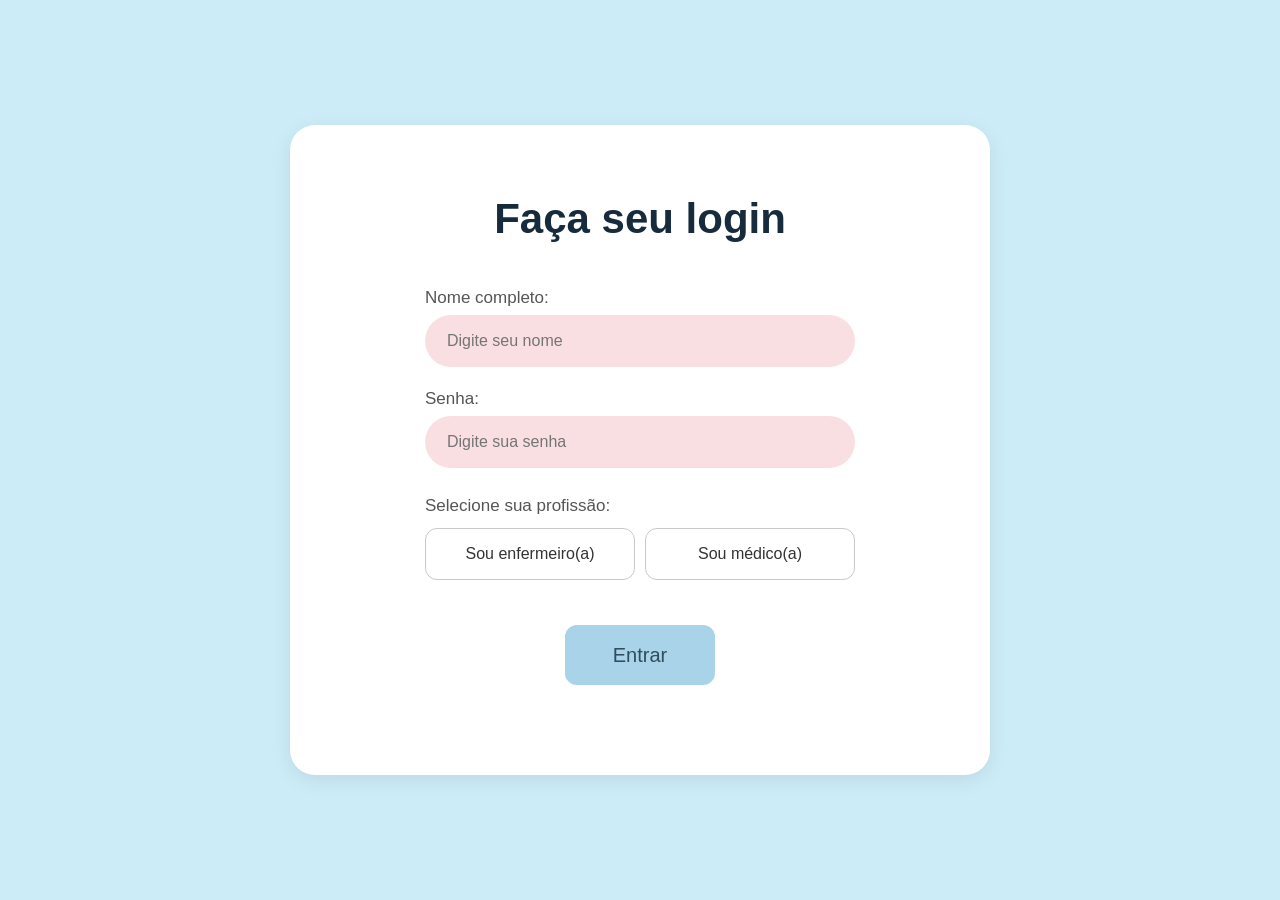
<file: index.html>
<!DOCTYPE html>
<html lang="pt">
<head>
    <meta charset="UTF-8">
    <meta name="viewport" content="width=device-width, initial-scale=1.0">
    <link rel="stylesheet" href="login.css">
    <title>Document</title>
</head>
<body>

    <div class="login-card">

        <h1>Faça seu login</h1>

        <div class="form">

            <div class="input-group">
                <label for="nome">Nome completo:</label>
                <input
                    type="text"
                    id="nome"
                    placeholder="Digite seu nome"
                >
            </div>

            <div class="input-group">
                <label for="senha">Senha:</label>
                <input
                    type="password"
                    id="senha"
                    placeholder="Digite sua senha"
                >
            </div>

            <p class="profession-title">Selecione sua profissão:</p>

            <div class="profession-options">

                <button class="profession" onclick="selecionarProfissao(this)">
                    Sou enfermeiro(a)
                </button>

                <button class="profession" onclick="selecionarProfissao(this)">
                    Sou médico(a)
                </button>

            </div>

            <button class="login-button" onclick="entrar()">
                Entrar
            </button>

        </div>

    </div>

</body>
</html>
</file>
<file: login.css>
* {
            margin: 0;
            padding: 0;
            box-sizing: border-box;
            font-family: Arial, sans-serif;
        }

        body {
            min-height: 100vh;
            background: #ccecf7;
            display: flex;
            justify-content: center;
            align-items: center;
        }

        .login-card {
            width: 700px;
            min-height: 650px;
            background: #ffffff;
            border-radius: 25px;
            padding: 70px 90px;
            display: flex;
            flex-direction: column;
            align-items: center;
            box-shadow: 0 5px 20px rgba(0, 0, 0, 0.08);
        }

        h1 {
            font-size: 42px;
            color: #172b3d;
            margin-bottom: 45px;
        }

        .form {
            width: 100%;
            max-width: 430px;
        }

        .input-group {
            margin-bottom: 22px;
        }

        .input-group label {
            display: block;
            margin-bottom: 7px;
            font-size: 17px;
            color: #555;
        }

        .input-group input {
            width: 100%;
            height: 52px;
            border: none;
            outline: none;
            background: #f9dfe2;
            border-radius: 28px;
            padding: 0 22px;
            font-size: 16px;
            color: #333;
        }

        .input-group input:focus {
            border: 2px solid #8fc5df;
        }

        .profession-title {
            color: #555;
            font-size: 17px;
            margin: 28px 0 12px;
        }

        .profession-options {
            display: flex;
            gap: 10px;
        }

        .profession {
            flex: 1;
            height: 52px;
            border: 1px solid #c9c9c9;
            border-radius: 12px;
            background: #ffffff;
            font-size: 16px;
            color: #333;
            cursor: pointer;
            transition: 0.2s;
        }

        .profession:hover {
            background: #f2f8fb;
        }

        .profession.selected {
            background: #ccecf7;
            border-color: #83b9d2;
    }

.login-button {
    display: block;
    width: 150px;
    height: 60px;
    margin: 45px auto 0 auto;
    border: none;
    border-radius: 12px;
    background: #a8d3e8;
    color: #304c5e;
    font-size: 20px;
    cursor: pointer;
    transition: 0.2s;
}

.login-button:hover {
    background: #8fc5df;
    transform: translateY(-2px);
}

.login-button:active {
    transform: translateY(0);
}
</file>
